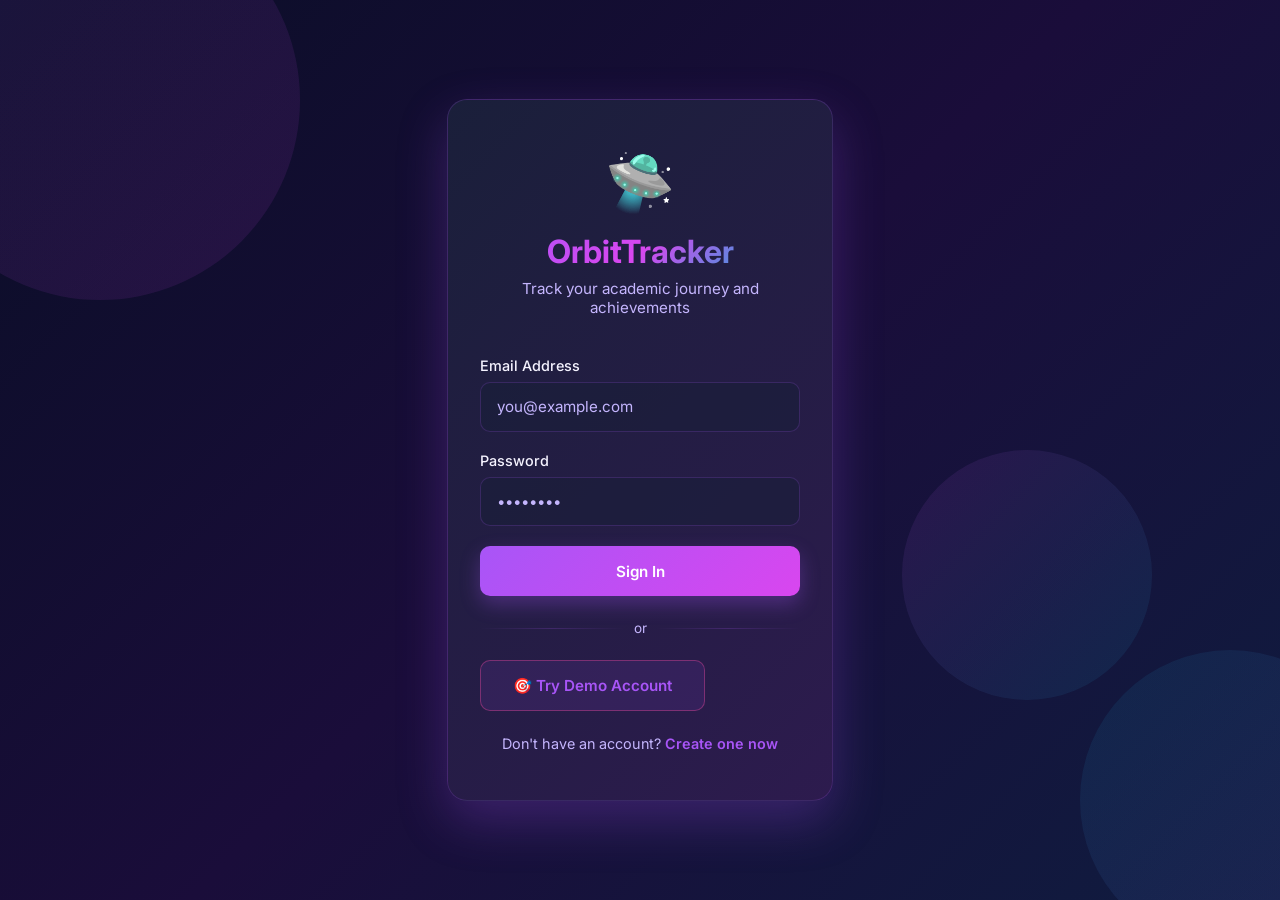
<file: index.html>
<!DOCTYPE html>
<html lang="en">
<head>
    <meta charset="UTF-8">
    <meta name="viewport" content="width=device-width, initial-scale=1.0">
    <title>OrbitTracker | Dashboard</title>
    <link rel="stylesheet" href="style.css" />
</head>
<body>

    <header>
        <div class="header-top">
            <div class="header-left">
                <h1>🛸 OrbitTracker</h1>
                <p id="greeting">Keep pushing forward.</p>
            </div>
            <div class="header-center">
                <div class="search-bar">
                    <input type="text" id="global-search" placeholder="🔍 Search classes, hours...">
                </div>
            </div>
            <div class="header-right">
                <button id="theme-toggle" class="header-btn icon-btn" title="Toggle Theme">🌙</button>
                <button id="stats-btn" class="header-btn icon-btn" title="View Stats">📊</button>
                <button id="calendar-btn" class="header-btn icon-btn" title="Calendar View">📅</button>
                <button id="account-btn" class="header-btn text-btn" title="My Account">👤 Account</button>
                <button id="logout-btn" class="header-btn danger-btn" title="Logout">👋 Logout</button>
            </div>
        </div>
    </header>

    <!-- Modal Windows -->
    <div id="stats-modal" class="modal hidden">
        <div class="modal-content">
            <button class="modal-close">&times;</button>
            <h2>📊 Your Statistics</h2>
            <div id="stats-grid" class="stats-grid">
                <!-- Stats will populate here -->
            </div>
        </div>
    </div>

    <div id="calendar-modal" class="modal hidden">
        <div class="modal-content">
            <button class="modal-close">&times;</button>
            <h2>📅 Calendar View</h2>
            <div id="calendar-container" class="calendar-container">
                <!-- Calendar will populate here -->
            </div>
        </div>
    </div>

    <main class="dashboard-container">
        
        <!-- SECTION 1: GPA & CLASS TRACKER -->
        <section class="tracker-card" id="gpa-section">
            <h2>📚 Academic Course Tracker</h2>
            
            <!-- Input Form -->
            <form id="class-form">
                <div class="form-row">
                    <input type="text" id="class-name" placeholder="Class Name (e.g., Honors Chemistry)" required>
                    <select id="class-grade" required>
                        <option value="" disabled selected>Grade</option>
                        <option value="A">A</option>
                        <option value="B">B</option>
                        <option value="C">C</option>
                        <option value="D">D</option>
                        <option value="F">F</option>
                    </select>
                </div>
                <div class="form-row">
                    <label class="checkbox-label">
                        <input type="checkbox" id="class-weighted"> Weighted Class (*)
                    </label>
                    <button type="submit" class="btn-primary">Add Class</button>
                </div>
            </form>

            <!-- Display Results -->
            <div class="stats-box">
                <div class="stat-card">
                    <h3>Weighted GPA</h3>
                    <p class="stat-value"><span id="weighted-gpa">0.00</span></p>
                </div>
                <div class="stat-card">
                    <h3>Normal GPA</h3>
                    <p class="stat-value"><span id="unweighted-gpa">0.00</span></p>
                </div>
                <div class="stat-card">
                    <h3>Total Classes</h3>
                    <p class="stat-value"><span id="total-classes">0</span></p>
                </div>
            </div>

            <!-- Target GPA Calculator -->
            <details class="target-gpa-section">
                <summary>📊 Target GPA Calculator</summary>
                <div class="target-gpa-form">
                    <div class="form-row">
                        <input type="number" id="current-gpa" placeholder="Current GPA" min="0" max="5" step="0.01">
                        <input type="number" id="current-credits" placeholder="Current Credits" min="0" step="1">
                    </div>
                    <div class="form-row">
                        <input type="number" id="target-gpa" placeholder="Target Graduation GPA" min="0" max="5" step="0.01">
                        <input type="number" id="target-credits" placeholder="Target Credits at Graduation" min="0" step="1">
                    </div>
                    <button type="button" id="calc-target-btn" class="btn-secondary">Calculate Required GPA</button>
                    <p id="target-result" class="target-result"></p>
                </div>
            </details>

            <!-- Class List -->
            <div class="list-container">
                <ul id="class-list" class="item-list">
                    <!-- JavaScript will populate classes here -->
                </ul>
            </div>
        </section>

        <!-- SECTION 2: VOLUNTEER HOURS TRACKER -->
        <section class="tracker-card" id="volunteer-section">
            <h2>🤝 Volunteer Hour Log</h2>
            
            <!-- Input Form -->
            <form id="volunteer-form">
                <div class="form-row">
                    <input type="text" id="vol-org" placeholder="Organization / Event" required>
                    <select id="vol-category">
                        <option value="Volunteering">Volunteering</option>
                        <option value="Community Service">Community Service</option>
                        <option value="Church/Religious">Church/Religious</option>
                        <option value="Sports">Sports</option>
                        <option value="Club">Club</option>
                        <option value="Internship">Internship</option>
                        <option value="Personal Project">Personal Project</option>
                    </select>
                </div>
                <div class="form-row">
                    <input type="number" id="vol-hours" placeholder="Hours" min="0.5" step="0.5" required>
                    <button type="submit" class="btn-primary">Log Hours</button>
                </div>
            </form>

            <!-- Display Results -->
            <div class="stats-box">
                <div class="stat-card">
                    <h3>Total Hours</h3>
                    <p class="stat-value"><span id="total-hours">0</span></p>
                </div>
                <div class="stat-card">
                    <h3>Goal Progress</h3>
                    <p class="stat-value"><span id="hours-percent">0</span>%</p>
                </div>
            </div>

            <!-- Progress Bar -->
            <div class="progress-section">
                <div class="progress-header">
                    <label for="hours-goal">Goal: </label>
                    <input type="number" id="hours-goal" placeholder="Set a goal (e.g., 100)" min="1" value="100">
                    <button type="button" id="set-goal-btn" class="btn-secondary">Update Goal</button>
                </div>
                <div class="progress-bar-container">
                    <div class="progress-bar" id="hours-progress-bar">
                        <div class="progress-fill"></div>
                    </div>
                    <p class="progress-text"><span id="hours-logged">0</span> / <span id="hours-target">100</span> hours</p>
                </div>
            </div>

            <!-- Category Breakdown -->
            <details class="category-breakdown">
                <summary>📈 Hours by Category</summary>
                <div id="category-stats" class="category-stats">
                    <!-- JavaScript will populate category breakdown -->
                </div>
            </details>

            <!-- Volunteer List -->
            <div class="list-container">
                <ul id="vol-list" class="item-list">
                    <!-- JavaScript will populate volunteer hours here -->
                </ul>
            </div>
        </section>

    </main>

    <!-- Hidden file input for restore -->
    <input type="file" id="restore-file" accept=".json" style="display: none;">

    <script src="auth.js"></script>
    <script src="script.js"></script>
</body>
</html>
</file>
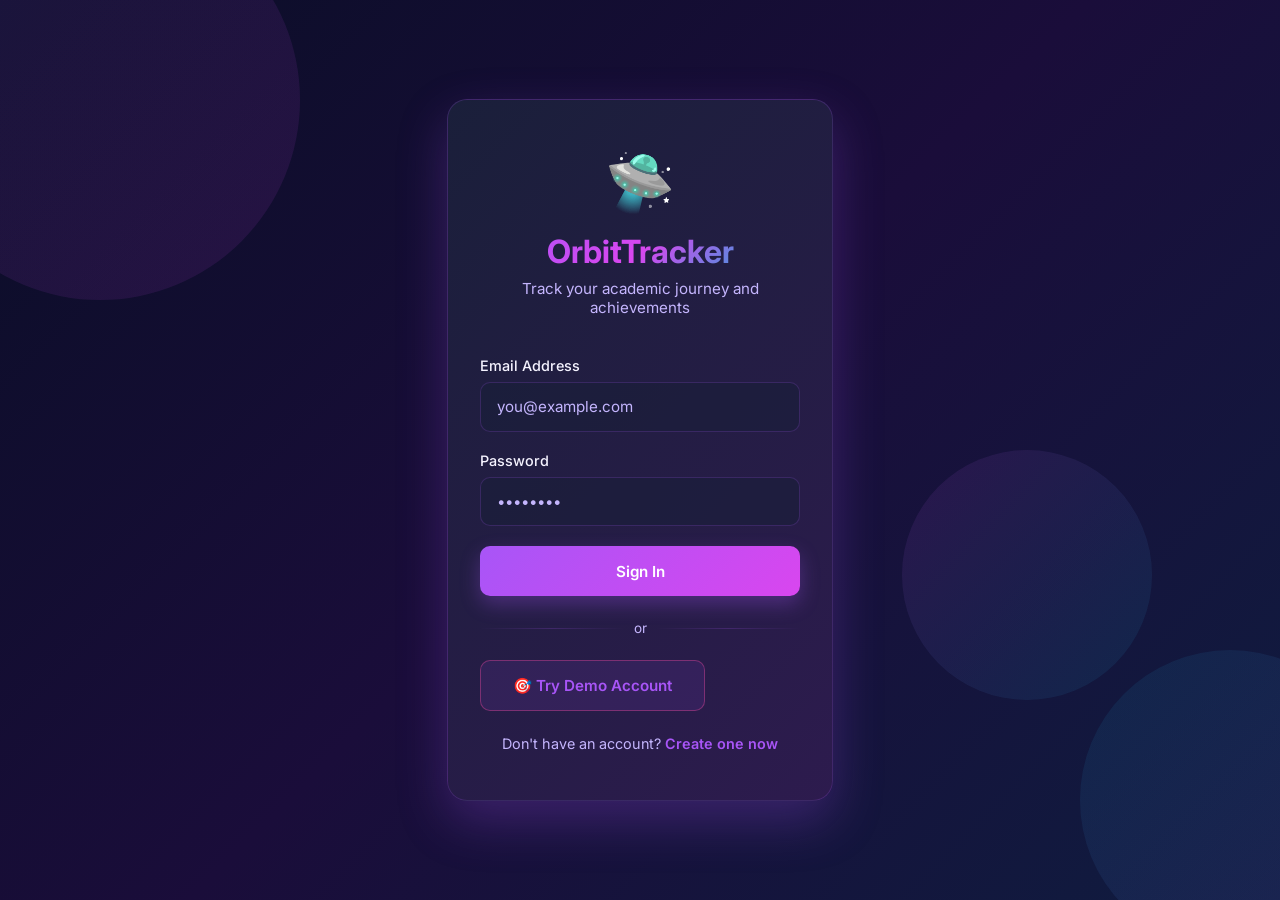
<file: login.html>
<!DOCTYPE html>
<html lang="en">
<head>
    <meta charset="UTF-8">
    <meta name="viewport" content="width=device-width, initial-scale=1.0">
    <title>OrbitTracker | Login</title>
    <link rel="stylesheet" href="auth.css">
</head>
<body>
    <div class="auth-container">
        <div class="auth-card">
            <!-- Logo/Branding -->
            <div class="auth-header">
                <div class="auth-logo">🛸</div>
                <h1>OrbitTracker</h1>
                <p>Track your academic journey and achievements</p>
            </div>

            <!-- Login Form -->
            <form id="login-form">
                <div class="form-group">
                    <label for="login-email">Email Address</label>
                    <input 
                        type="email" 
                        id="login-email" 
                        placeholder="you@example.com" 
                        required
                    >
                </div>

                <div class="form-group">
                    <label for="login-password">Password</label>
                    <input 
                        type="password" 
                        id="login-password" 
                        placeholder="••••••••" 
                        required
                    >
                </div>

                <button type="submit" class="btn-login">Sign In</button>
            </form>

            <!-- Divider -->
            <div class="divider">or</div>

            <!-- Demo Login -->
            <button type="button" id="demo-login-btn" class="btn-demo">
                🎯 Try Demo Account
            </button>

            <!-- Signup Link -->
            <p class="auth-footer">
                Don't have an account? 
                <a href="signup.html" class="auth-link">Create one now</a>
            </p>
        </div>

        <!-- Background Elements -->
        <div class="bg-circle bg-circle-1"></div>
        <div class="bg-circle bg-circle-2"></div>
        <div class="bg-circle bg-circle-3"></div>
    </div>

    <script src="auth.js"></script>
</body>
</html>
</file>
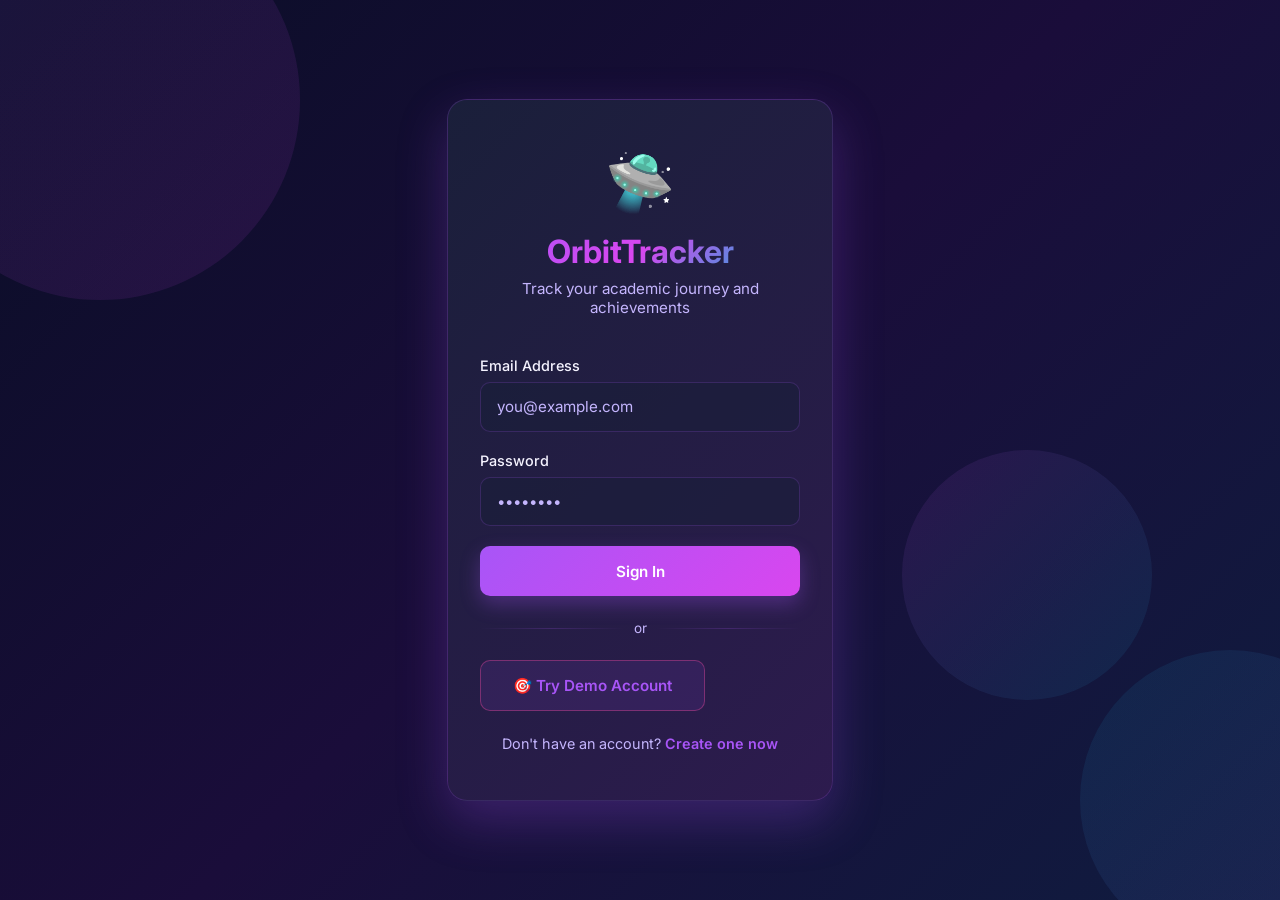
<file: myaccount.html>
<!DOCTYPE html>
<html lang="en">
<head>
    <meta charset="UTF-8">
    <meta name="viewport" content="width=device-width, initial-scale=1.0">
    <title>OrbitTracker | My Account</title>
    <link rel="stylesheet" href="style.css">
</head>
<body>

    <header>
        <div class="header-top">
            <div class="header-left">
                <h1>🛸 OrbitTracker Account</h1>
                <p id="greeting">Manage your profile and settings here.</p>
            </div>
            <div class="header-right">
                <button id="dashboard-btn" class="header-btn text-btn" title="Back to Dashboard">🏠 Dashboard</button>
                <button id="theme-toggle" class="header-btn icon-btn" title="Toggle Dark Mode">🌙</button>
                <button id="logout-btn" class="header-btn text-btn danger-btn" title="Logout">👋 Logout</button>
            </div>
        </div>
    </header>

    <main class="dashboard-container">
        <section class="tracker-card">
            <h2>👤 Account Overview</h2>
            <div class="account-grid">
                <div class="tracker-card account-panel">
                    <h3>Profile</h3>
                    <div class="profile-picture-section">
                        <img id="profile-avatar" src="data:image/svg+xml,%3Csvg xmlns='http://www.w3.org/2000/svg' viewBox='0 0 100 100'%3E%3Ccircle cx='50' cy='50' r='50' fill='%233b82f6'/%3E%3Ccircle cx='50' cy='35' r='15' fill='white'/%3E%3Cpath d='M 30 60 Q 30 50 50 50 Q 70 50 70 60 L 70 75 Q 70 75 50 75 Q 30 75 30 60' fill='white'/%3E%3C/svg%3E" alt="Profile Picture" class="profile-img">
                        <button id="upload-profile-btn" class="btn-secondary">📷 Upload Picture</button>
                        <input type="file" id="profile-file-input" accept="image/*" style="display: none;">
                    </div>
                    <p><strong>Name:</strong> <span id="account-name">Loading...</span></p>
                    <p><strong>Email:</strong> <span id="account-email">Loading...</span></p>
                    <p><strong>State:</strong> <span id="account-state">Loading...</span></p>
                    <p><strong>Grade Scale:</strong> <span id="account-scale">Loading...</span></p>
                    <p><strong>Member Since:</strong> <span id="account-created">Loading...</span></p>
                </div>

                <div class="tracker-card account-panel">
                    <h3>Settings</h3>
                    <form id="settings-form">
                        <div class="form-group">
                            <label for="settings-state">State</label>
                            <select id="settings-state" required>
                                <option value="" disabled>Select your state</option>
                                <option value="Alabama">Alabama</option>
                                <option value="Alaska">Alaska</option>
                                <option value="Arizona">Arizona</option>
                                <option value="Arkansas">Arkansas</option>
                                <option value="California">California</option>
                                <option value="Colorado">Colorado</option>
                                <option value="Connecticut">Connecticut</option>
                                <option value="Delaware">Delaware</option>
                                <option value="Florida">Florida</option>
                                <option value="Georgia">Georgia</option>
                                <option value="Hawaii">Hawaii</option>
                                <option value="Idaho">Idaho</option>
                                <option value="Illinois">Illinois</option>
                                <option value="Indiana">Indiana</option>
                                <option value="Iowa">Iowa</option>
                                <option value="Kansas">Kansas</option>
                                <option value="Kentucky">Kentucky</option>
                                <option value="Louisiana">Louisiana</option>
                                <option value="Maine">Maine</option>
                                <option value="Maryland">Maryland</option>
                                <option value="Massachusetts">Massachusetts</option>
                                <option value="Michigan">Michigan</option>
                                <option value="Minnesota">Minnesota</option>
                                <option value="Mississippi">Mississippi</option>
                                <option value="Missouri">Missouri</option>
                                <option value="Montana">Montana</option>
                                <option value="Nebraska">Nebraska</option>
                                <option value="Nevada">Nevada</option>
                                <option value="New Hampshire">New Hampshire</option>
                                <option value="New Jersey">New Jersey</option>
                                <option value="New Mexico">New Mexico</option>
                                <option value="New York">New York</option>
                                <option value="North Carolina">North Carolina</option>
                                <option value="North Dakota">North Dakota</option>
                                <option value="Ohio">Ohio</option>
                                <option value="Oklahoma">Oklahoma</option>
                                <option value="Oregon">Oregon</option>
                                <option value="Pennsylvania">Pennsylvania</option>
                                <option value="Rhode Island">Rhode Island</option>
                                <option value="South Carolina">South Carolina</option>
                                <option value="South Dakota">South Dakota</option>
                                <option value="Tennessee">Tennessee</option>
                                <option value="Texas">Texas</option>
                                <option value="Utah">Utah</option>
                                <option value="Vermont">Vermont</option>
                                <option value="Virginia">Virginia</option>
                                <option value="Washington">Washington</option>
                                <option value="West Virginia">West Virginia</option>
                                <option value="Wisconsin">Wisconsin</option>
                                <option value="Wyoming">Wyoming</option>
                                <option value="Other">Other</option>
                            </select>
                        </div>

                        <div class="form-group">
                            <label for="grading-scale">Grading Scale</label>
                            <select id="grading-scale">
                                <option value="4.0 Scale">4.0 Scale</option>
                                <option value="4.3 Scale">4.3 Scale</option>
                                <option value="5.0 Scale">5.0 Scale</option>
                            </select>
                        </div>

                        <div class="form-group">
                            <label for="custom-a">Custom A Value</label>
                            <input type="number" id="custom-a" placeholder="Leave blank to use preset" step="0.1" min="0" max="10">
                        </div>
                        <div class="form-group">
                            <label for="custom-b">Custom B Value</label>
                            <input type="number" id="custom-b" placeholder="Leave blank to use preset" step="0.1" min="0" max="10">
                        </div>
                        <div class="form-group">
                            <label for="custom-c">Custom C Value</label>
                            <input type="number" id="custom-c" placeholder="Leave blank to use preset" step="0.1" min="0" max="10">
                        </div>
                        <div class="form-group">
                            <label for="custom-d">Custom D Value</label>
                            <input type="number" id="custom-d" placeholder="Leave blank to use preset" step="0.1" min="0" max="10">
                        </div>

                        <button type="submit" class="btn-primary">Save Settings</button>
                        <p id="settings-note" class="settings-note">Your state determines the default grading scale; you can customize it here.</p>
                    </form>
                </div>

                <div class="tracker-card account-panel">
                    <h3>🔔 Notification Preferences</h3>
                    <form id="notifications-form">
                        <div class="form-group checkbox-group">
                            <label for="notif-goals">
                                <input type="checkbox" id="notif-goals" checked>
                                Goal Reminders
                            </label>
                            <p class="form-hint">Get reminded when you're close to reaching your goals</p>
                        </div>

                        <div class="form-group checkbox-group">
                            <label for="notif-gpa">
                                <input type="checkbox" id="notif-gpa" checked>
                                GPA Milestones
                            </label>
                            <p class="form-hint">Notifications when you reach new GPA levels</p>
                        </div>

                        <div class="form-group checkbox-group">
                            <label for="notif-email">
                                <input type="checkbox" id="notif-email">
                                Email Notifications
                            </label>
                            <p class="form-hint">Receive important updates via email</p>
                        </div>

                        <div class="form-group checkbox-group">
                            <label for="notif-updates">
                                <input type="checkbox" id="notif-updates">
                                App Updates
                            </label>
                            <p class="form-hint">Get notified about new features and improvements</p>
                        </div>

                        <button type="submit" class="btn-primary">Save Preferences</button>
                    </form>
                </div>

                <div class="tracker-card account-panel">
                    <h3>🔒 Privacy Settings</h3>
                    <form id="privacy-form">
                        <div class="form-group checkbox-group">
                            <label for="privacy-profile">
                                <input type="checkbox" id="privacy-profile" checked>
                                Public Profile
                            </label>
                            <p class="form-hint">Allow others to view your profile</p>
                        </div>

                        <div class="form-group checkbox-group">
                            <label for="privacy-data">
                                <input type="checkbox" id="privacy-data" checked>
                                Data Collection
                            </label>
                            <p class="form-hint">Help us improve by sharing anonymous usage data</p>
                        </div>

                        <div class="form-group checkbox-group">
                            <label for="privacy-analytics">
                                <input type="checkbox" id="privacy-analytics">
                                Analytics Tracking
                            </label>
                            <p class="form-hint">Allow analytics to track your app usage patterns</p>
                        </div>

                        <button type="submit" class="btn-primary">Save Privacy Settings</button>
                    </form>

                    <div class="danger-zone" style="margin-top: 2rem; padding-top: 2rem; border-top: 1px solid var(--card-border);">
                        <h4 style="color: var(--color-danger); margin-bottom: 1rem;">⚠️ Danger Zone</h4>
                        <button id="delete-account-btn" class="btn-danger">🗑️ Delete My Account</button>
                        <p class="form-hint" style="color: var(--text-tertiary); margin-top: 0.5rem;">This action is permanent and cannot be undone.</p>
                    </div>
                </div>

                <div class="tracker-card account-panel">
                    <h3>📊 Data Management</h3>
                    <div class="data-buttons">
                        <button id="export-csv-btn" class="btn-secondary">📥 Export to CSV</button>
                        <button id="backup-data-btn" class="btn-secondary">💾 Backup Data (JSON)</button>
                        <button id="restore-data-btn" class="btn-secondary">📂 Restore Data</button>
                        <button id="clear-all-btn" class="btn-danger">🗑️ Clear My Data</button>
                    </div>
                    <textarea id="backup-text" class="backup-textarea" placeholder="Your backup data will appear here" readonly></textarea>
                </div>
            </div>
        </section>
    </main>

    <input type="file" id="restore-file" accept=".json" style="display: none;">
    <script src="auth.js"></script>
    <script src="script.js"></script>
</body>
</html>
</file>
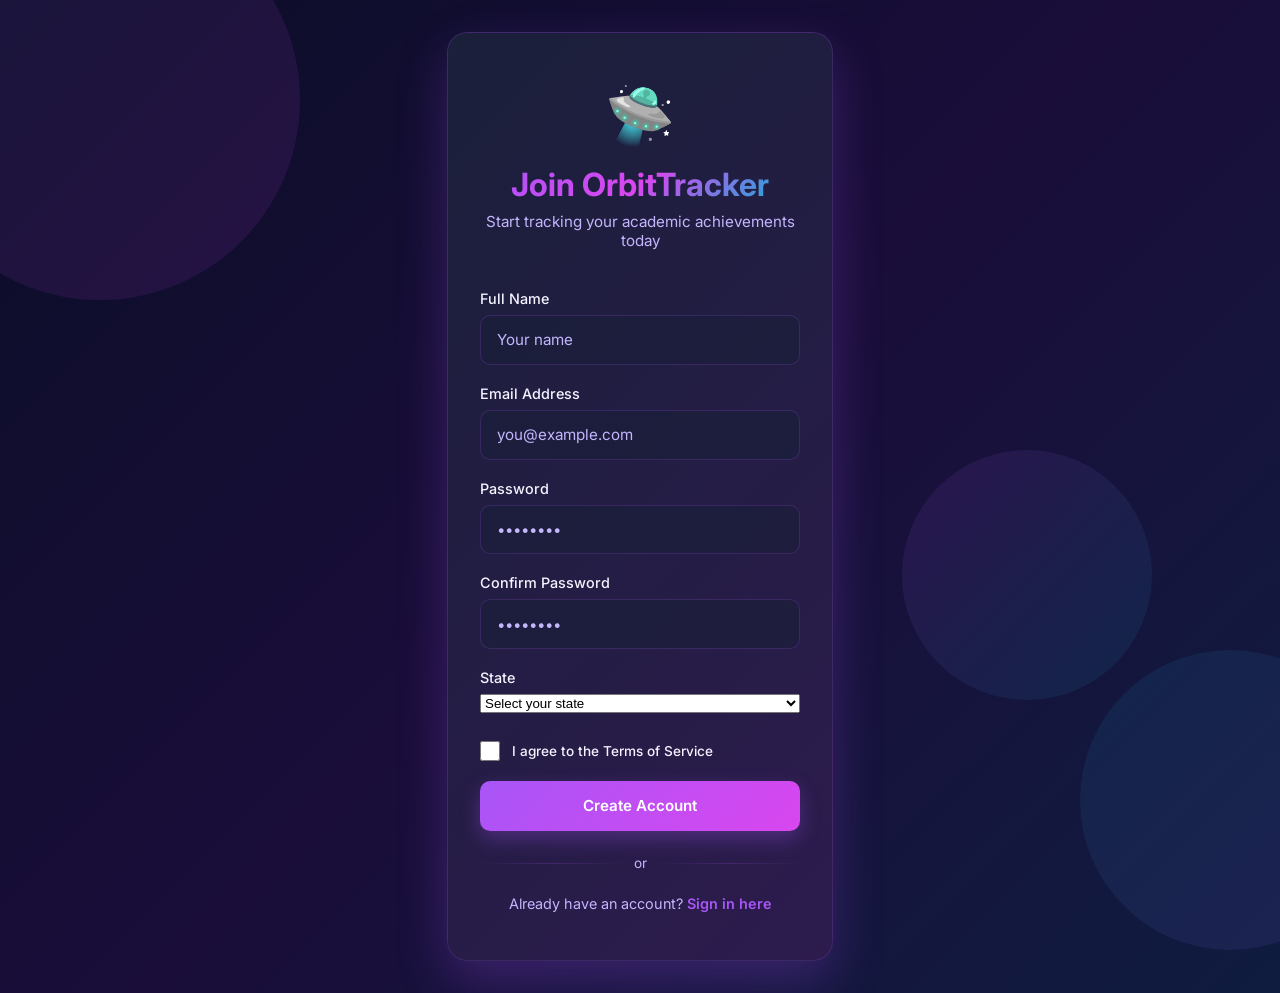
<file: signup.html>
<!DOCTYPE html>
<html lang="en">
<head>
    <meta charset="UTF-8">
    <meta name="viewport" content="width=device-width, initial-scale=1.0">
    <title>OrbitTracker | Sign Up</title>
    <link rel="stylesheet" href="auth.css">
</head>
<body>
    <div class="auth-container">
        <div class="auth-card">
            <!-- Logo/Branding -->
            <div class="auth-header">
                <div class="auth-logo">🛸</div>
                <h1>Join OrbitTracker</h1>
                <p>Start tracking your academic achievements today</p>
            </div>

            <!-- Signup Form -->
            <form id="signup-form">
                <div class="form-group">
                    <label for="signup-name">Full Name</label>
                    <input 
                        type="text" 
                        id="signup-name" 
                        placeholder="Your name" 
                        required
                    >
                </div>

                <div class="form-group">
                    <label for="signup-email">Email Address</label>
                    <input 
                        type="email" 
                        id="signup-email" 
                        placeholder="you@example.com" 
                        required
                    >
                </div>

                <div class="form-group">
                    <label for="signup-password">Password</label>
                    <input 
                        type="password" 
                        id="signup-password" 
                        placeholder="••••••••" 
                        required
                    >
                </div>

                <div class="form-group">
                    <label for="signup-confirm">Confirm Password</label>
                    <input 
                        type="password" 
                        id="signup-confirm" 
                        placeholder="••••••••" 
                        required
                    >
                </div>

                <div class="form-group">
                    <label for="signup-state">State</label>
                    <select id="signup-state" required>
                        <option value="" disabled selected>Select your state</option>
                        <option value="Alabama">Alabama</option>
                        <option value="Alaska">Alaska</option>
                        <option value="Arizona">Arizona</option>
                        <option value="Arkansas">Arkansas</option>
                        <option value="California">California</option>
                        <option value="Colorado">Colorado</option>
                        <option value="Connecticut">Connecticut</option>
                        <option value="Delaware">Delaware</option>
                        <option value="Florida">Florida</option>
                        <option value="Georgia">Georgia</option>
                        <option value="Hawaii">Hawaii</option>
                        <option value="Idaho">Idaho</option>
                        <option value="Illinois">Illinois</option>
                        <option value="Indiana">Indiana</option>
                        <option value="Iowa">Iowa</option>
                        <option value="Kansas">Kansas</option>
                        <option value="Kentucky">Kentucky</option>
                        <option value="Louisiana">Louisiana</option>
                        <option value="Maine">Maine</option>
                        <option value="Maryland">Maryland</option>
                        <option value="Massachusetts">Massachusetts</option>
                        <option value="Michigan">Michigan</option>
                        <option value="Minnesota">Minnesota</option>
                        <option value="Mississippi">Mississippi</option>
                        <option value="Missouri">Missouri</option>
                        <option value="Montana">Montana</option>
                        <option value="Nebraska">Nebraska</option>
                        <option value="Nevada">Nevada</option>
                        <option value="New Hampshire">New Hampshire</option>
                        <option value="New Jersey">New Jersey</option>
                        <option value="New Mexico">New Mexico</option>
                        <option value="New York">New York</option>
                        <option value="North Carolina">North Carolina</option>
                        <option value="North Dakota">North Dakota</option>
                        <option value="Ohio">Ohio</option>
                        <option value="Oklahoma">Oklahoma</option>
                        <option value="Oregon">Oregon</option>
                        <option value="Pennsylvania">Pennsylvania</option>
                        <option value="Rhode Island">Rhode Island</option>
                        <option value="South Carolina">South Carolina</option>
                        <option value="South Dakota">South Dakota</option>
                        <option value="Tennessee">Tennessee</option>
                        <option value="Texas">Texas</option>
                        <option value="Utah">Utah</option>
                        <option value="Vermont">Vermont</option>
                        <option value="Virginia">Virginia</option>
                        <option value="Washington">Washington</option>
                        <option value="West Virginia">West Virginia</option>
                        <option value="Wisconsin">Wisconsin</option>
                        <option value="Wyoming">Wyoming</option>
                        <option value="Other">Other</option>
                    </select>
                </div>

                <div class="form-group checkbox">
                    <input type="checkbox" id="signup-agree" required>
                    <label for="signup-agree">
                        I agree to the Terms of Service
                    </label>
                </div>

                <button type="submit" class="btn-login">Create Account</button>
            </form>

            <!-- Divider -->
            <div class="divider">or</div>

            <!-- Login Link -->
            <p class="auth-footer">
                Already have an account? 
                <a href="login.html" class="auth-link">Sign in here</a>
            </p>
        </div>

        <!-- Background Elements -->
        <div class="bg-circle bg-circle-1"></div>
        <div class="bg-circle bg-circle-2"></div>
        <div class="bg-circle bg-circle-3"></div>
    </div>

    <script src="auth.js"></script>
</body>
</html>
</file>
<file: style.css>
/* ===== MODERN MINIMALIST ORBITTRACKER ===== */
@import url('https://fonts.googleapis.com/css2?family=Inter:wght@300;400;500;600;700;800&display=swap');

/* ===== THEME VARIABLES ===== */
:root {
    /* Dark Mode (Default) */
    --bg-primary: #0f172a;
    --bg-secondary: #1a2444;
    --bg-tertiary: #233354;
    --bg-gradient: linear-gradient(135deg, #0f172a 0%, #1a2444 50%, #162d51 100%);
    
    --card-bg: #1e2d4a;
    --card-border: #2a3f5f;
    
    --text-primary: #f8fafc;
    --text-secondary: #cbd5e1;
    --text-tertiary: #94a3b8;
    
    --color-primary: #3b82f6;
    --color-primary-light: #60a5fa;
    --color-primary-dark: #1e40af;
    --color-success: #10b981;
    --color-warning: #f59e0b;
    --color-danger: #ef4444;
    --color-info: #06b6d4;
    
    --shadow-sm: 0 2px 4px rgba(0, 0, 0, 0.2);
    --shadow-md: 0 8px 16px rgba(0, 0, 0, 0.25);
    --shadow-lg: 0 16px 32px rgba(0, 0, 0, 0.3);
    
    --radius-sm: 8px;
    --radius-md: 12px;
    --radius-lg: 16px;
    
    --transition: all 0.3s cubic-bezier(0.4, 0, 0.2, 1);
}

body.light-theme {
    --bg-primary: #f8fafc;
    --bg-secondary: #f1f5f9;
    --bg-tertiary: #e2e8f0;
    --bg-gradient: linear-gradient(135deg, #f8fafc 0%, #f1f5f9 50%, #e0f2fe 100%);
    
    --card-bg: #ffffff;
    --card-border: #e2e8f0;
    
    --text-primary: #0f172a;
    --text-secondary: #334155;
    --text-tertiary: #64748b;
    
    --color-primary: #3b82f6;
    --color-primary-light: #bfdbfe;
    --color-primary-dark: #1e40af;
    --color-success: #059669;
    --color-warning: #d97706;
    --color-danger: #dc2626;
    --color-info: #0891b2;
    
    --shadow-sm: 0 1px 2px rgba(0, 0, 0, 0.05);
    --shadow-md: 0 4px 8px rgba(0, 0, 0, 0.1);
    --shadow-lg: 0 12px 24px rgba(0, 0, 0, 0.12);
}

/* ===== GLOBAL STYLES ===== */
* {
    margin: 0;
    padding: 0;
    box-sizing: border-box;
}

html {
    scroll-behavior: smooth;
}

body {
    font-family: 'Inter', -apple-system, BlinkMacSystemFont, 'Segoe UI', sans-serif;
    background: var(--bg-gradient);
    color: var(--text-primary);
    line-height: 1.6;
    min-height: 100vh;
    transition: var(--transition);
}

/* ===== HEADER ===== */
header {
    background: var(--bg-secondary);
    border-bottom: 1px solid var(--card-border);
    padding: 1rem 2rem;
    box-shadow: var(--shadow-sm);
    position: sticky;
    top: 0;
    z-index: 100;
}

.header-top {
    max-width: 1400px;
    margin: 0 auto;
    display: flex;
    justify-content: space-between;
    align-items: center;
    gap: 2rem;
    flex-wrap: wrap;
}

.header-left {
    flex-shrink: 0;
}

.header-left h1 {
    font-size: 1.75rem;
    font-weight: 800;
    background: linear-gradient(135deg, var(--color-primary) 0%, var(--color-info) 100%);
    -webkit-background-clip: text;
    -webkit-text-fill-color: transparent;
    background-clip: text;
    margin-bottom: 0.25rem;
}

.header-left p {
    font-size: 0.875rem;
    color: var(--text-tertiary);
    font-weight: 500;
}

.header-center {
    flex: 1;
    min-width: 200px;
    max-width: 400px;
}

.search-bar {
    position: relative;
}

.search-bar input {
    width: 100%;
    padding: 0.75rem 1rem;
    border: 1px solid var(--card-border);
    border-radius: var(--radius-md);
    background: var(--card-bg);
    color: var(--text-primary);
    font-size: 0.9rem;
    transition: var(--transition);
}

.search-bar input:focus {
    outline: none;
    border-color: var(--color-primary);
    box-shadow: 0 0 0 3px rgba(59, 130, 246, 0.1);
}

.header-right {
    display: flex;
    gap: 0.75rem;
    align-items: center;
    justify-content: flex-end;
    flex-shrink: 0;
    flex-wrap: wrap;
}

.header-btn {
    padding: 0.75rem 1rem;
    border: 1px solid var(--card-border);
    background: var(--card-bg);
    color: var(--text-primary);
    border-radius: var(--radius-md);
    font-size: 0.9rem;
    font-weight: 500;
    cursor: pointer;
    transition: var(--transition);
    font-family: 'Inter', sans-serif;
    display: inline-flex;
    align-items: center;
    justify-content: center;
    min-height: 44px;
}

.header-btn:hover {
    border-color: var(--color-primary);
    background: var(--bg-tertiary);
    color: var(--color-primary);
}

.header-btn.icon-btn {
    padding: 0.75rem;
    width: 44px;
    min-width: 44px;
    font-size: 1.2rem;
}

.header-btn.text-btn {
    display: flex;
    gap: 0.5rem;
    align-items: center;
}

.header-btn.danger-btn {
    border-color: var(--color-danger);
    color: var(--color-danger);
}

.header-btn.danger-btn:hover {
    background: rgba(239, 68, 68, 0.1);
    border-color: var(--color-danger);
}

/* ===== MAIN CONTAINER ===== */
main.dashboard-container {
    max-width: 1400px;
    margin: 0 auto;
    padding: 2rem;
    display: grid;
    grid-template-columns: repeat(auto-fit, minmax(500px, 1fr));
    gap: 2rem;
}

/* ===== CARDS ===== */
.tracker-card {
    background: var(--card-bg);
    border: 1px solid var(--card-border);
    border-radius: var(--radius-lg);
    padding: 2rem;
    box-shadow: var(--shadow-md);
    transition: var(--transition);
    display: flex;
    flex-direction: column;
    min-height: 100%;
}

.tracker-card:hover {
    border-color: var(--color-primary);
    box-shadow: var(--shadow-lg);
}

.tracker-card h2 {
    font-size: 1.5rem;
    margin-bottom: 1.5rem;
    color: var(--text-primary);
    font-weight: 700;
    display: flex;
    align-items: center;
    gap: 0.75rem;
}

/* ===== FORMS ===== */
form {
    display: flex;
    flex-direction: column;
    gap: 1rem;
    margin-bottom: 1.5rem;
}

.form-row {
    display: flex;
    gap: 1rem;
    flex-wrap: wrap;
}

input[type="text"],
input[type="number"],
select {
    flex: 1;
    min-width: 140px;
    padding: 0.875rem 1rem;
    border: 1px solid var(--card-border);
    border-radius: var(--radius-md);
    background: var(--card-bg);
    color: var(--text-primary);
    font-size: 0.95rem;
    font-family: 'Inter', sans-serif;
    transition: var(--transition);
}

input[type="text"]::placeholder,
input[type="number"]::placeholder {
    color: var(--text-tertiary);
}

input[type="text"]:focus,
input[type="number"]:focus,
select:focus {
    outline: none;
    border-color: var(--color-primary);
    box-shadow: 0 0 0 3px rgba(59, 130, 246, 0.1);
}

.checkbox-label {
    display: flex;
    align-items: center;
    gap: 0.5rem;
    cursor: pointer;
    user-select: none;
    color: var(--text-primary);
    font-weight: 500;
    flex: 1;
    min-width: 150px;
}

input[type="checkbox"] {
    width: 18px;
    height: 18px;
    cursor: pointer;
    accent-color: var(--color-primary);
}

/* ===== BUTTONS ===== */
button {
    font-family: 'Inter', sans-serif;
}

.btn-primary {
    padding: 0.95rem 1.5rem;
    background: var(--color-primary);
    color: white;
    border: none;
    border-radius: var(--radius-md);
    font-size: 0.95rem;
    font-weight: 600;
    cursor: pointer;
    transition: var(--transition);
    flex: 1;
    min-width: 140px;
    min-height: 48px;
}

.btn-primary:hover {
    background: var(--color-primary-dark);
    transform: translateY(-2px);
    box-shadow: 0 0 0 3px rgba(59, 130, 246, 0.2);
}

.btn-primary:active {
    transform: translateY(0);
}

.btn-secondary {
    padding: 0.75rem 1rem;
    background: var(--bg-tertiary);
    color: var(--color-primary);
    border: 1px solid var(--card-border);
    border-radius: var(--radius-md);
    font-size: 0.9rem;
    font-weight: 600;
    cursor: pointer;
    transition: var(--transition);
}

.btn-secondary:hover {
    background: var(--color-primary);
    color: white;
    border-color: var(--color-primary);
}

.btn-danger {
    background: var(--color-danger);
    color: white;
    border: none;
    padding: 0.75rem 1rem;
    border-radius: var(--radius-md);
    font-weight: 600;
    cursor: pointer;
    transition: var(--transition);
}

.btn-danger:hover {
    opacity: 0.9;
    transform: translateY(-2px);
}

.btn-delete {
    background: rgba(239, 68, 68, 0.1);
    color: var(--color-danger);
    border: 1px solid rgba(239, 68, 68, 0.3);
    padding: 0.5rem 0.75rem;
    font-size: 0.85rem;
    border-radius: var(--radius-md);
    cursor: pointer;
    transition: var(--transition);
}

.btn-delete:hover {
    background: var(--color-danger);
    color: white;
}

/* ===== STATS BOX ===== */
.stats-box {
    display: grid;
    grid-template-columns: repeat(auto-fit, minmax(150px, 1fr));
    gap: 1rem;
    margin-bottom: 1.5rem;
}

.stat-card {
    background: linear-gradient(135deg, var(--color-primary) 0%, var(--color-info) 100%);
    color: white;
    padding: 1.5rem;
    border-radius: var(--radius-md);
    text-align: center;
    box-shadow: var(--shadow-md);
    transition: var(--transition);
}

.stat-card:hover {
    transform: translateY(-4px);
    box-shadow: var(--shadow-lg);
}

.stat-card h3 {
    font-size: 0.8rem;
    opacity: 0.9;
    margin-bottom: 0.75rem;
    text-transform: uppercase;
    letter-spacing: 0.5px;
    font-weight: 600;
}

.stat-value {
    font-size: 2.2rem;
    font-weight: 800;
}

/* ===== DETAILS/EXPANDERS ===== */
details {
    margin-bottom: 1.5rem;
}

details summary {
    padding: 1rem;
    background: var(--bg-tertiary);
    border: 1px solid var(--card-border);
    border-radius: var(--radius-md);
    cursor: pointer;
    font-weight: 600;
    color: var(--color-primary);
    transition: var(--transition);
    user-select: none;
}

details summary:hover {
    background: rgba(59, 130, 246, 0.1);
    border-color: var(--color-primary);
}

details[open] summary {
    background: rgba(59, 130, 246, 0.1);
    border-color: var(--color-primary);
}

.target-gpa-form,
.category-stats {
    padding: 1.5rem;
    background: var(--bg-tertiary);
    border: 1px solid var(--card-border);
    border-radius: var(--radius-md);
    margin-top: 0.5rem;
}

.category-stats {
    display: grid;
    grid-template-columns: repeat(auto-fit, minmax(130px, 1fr));
    gap: 1rem;
}

.category-stat {
    background: var(--card-bg);
    padding: 1rem;
    border-radius: var(--radius-md);
    border: 1px solid var(--card-border);
    text-align: center;
    transition: var(--transition);
}

.category-stat:hover {
    border-color: var(--color-info);
    background: var(--bg-tertiary);
}

.category-stat h4 {
    color: var(--text-tertiary);
    font-size: 0.8rem;
    margin-bottom: 0.75rem;
    text-transform: uppercase;
    letter-spacing: 0.5px;
    font-weight: 600;
}

.category-stat .hours {
    font-size: 1.8rem;
    font-weight: 800;
    color: var(--color-info);
}

/* ===== PROGRESS BAR ===== */
.progress-section {
    margin-bottom: 1.5rem;
    padding: 1.5rem;
    background: var(--bg-tertiary);
    border-radius: var(--radius-md);
    border: 1px solid var(--card-border);
}

.progress-header {
    display: flex;
    gap: 1rem;
    margin-bottom: 1.5rem;
    align-items: center;
    flex-wrap: wrap;
}

.progress-header label {
    font-weight: 600;
    color: var(--text-secondary);
}

.progress-header input {
    width: 120px;
}

.progress-header button {
    flex-shrink: 0;
    min-height: 48px;
}

.progress-bar-container {
    margin-top: 1.5rem;
    margin-bottom: 1rem;
}

.progress-bar {
    width: 100%;
    height: 32px;
    background: var(--card-bg);
    border: 1px solid var(--card-border);
    border-radius: var(--radius-md);
    overflow: hidden;
    box-shadow: inset var(--shadow-sm);
}

.progress-fill {
    height: 100%;
    background: linear-gradient(90deg, var(--color-info) 0%, var(--color-primary) 100%);
    transition: width 0.4s ease;
    display: flex;
    align-items: center;
    justify-content: flex-end;
    padding-right: 10px;
    color: white;
    font-size: 0.75rem;
    font-weight: 700;
}

.progress-text {
    margin-top: 0.75rem;
    text-align: center;
    color: var(--text-tertiary);
    font-size: 0.9rem;
}

/* ===== LISTS ===== */
.list-container {
    margin-top: 1.5rem;
    flex: 1;
}

.item-list {
    list-style: none;
    display: flex;
    flex-direction: column;
    gap: 0.75rem;
}

.item-list li {
    display: flex;
    justify-content: space-between;
    align-items: center;
    padding: 1rem;
    border: 1px solid var(--card-border);
    border-radius: var(--radius-md);
    background: var(--bg-tertiary);
    transition: var(--transition);
}

.item-list li:hover {
    border-color: var(--color-primary);
    background: var(--card-bg);
    box-shadow: var(--shadow-sm);
}

.item-info {
    flex: 1;
}

.item-name {
    font-weight: 600;
    color: var(--text-primary);
    margin-bottom: 0.25rem;
    font-size: 1rem;
}

.item-meta {
    font-size: 0.8rem;
    color: var(--text-tertiary);
}

.item-value {
    font-weight: 700;
    color: var(--color-info);
    margin-right: 1rem;
    font-size: 1.1rem;
}

.item-actions {
    display: flex;
    gap: 0.5rem;
}

/* ===== MODALS ===== */
.modal {
    position: fixed;
    top: 0;
    left: 0;
    width: 100%;
    height: 100%;
    background: rgba(0, 0, 0, 0.7);
    display: flex;
    align-items: center;
    justify-content: center;
    z-index: 1000;
    animation: fadeIn 0.3s ease;
}

.modal.hidden {
    display: none;
}

.modal-content {
    background: var(--card-bg);
    border-radius: var(--radius-lg);
    padding: 2rem;
    max-width: 600px;
    width: 90%;
    max-height: 80vh;
    overflow-y: auto;
    box-shadow: var(--shadow-lg);
    position: relative;
    animation: slideUp 0.3s ease;
    display: flex;
    flex-direction: column;
}

.modal-close {
    position: absolute;
    top: 1rem;
    right: 1rem;
    width: 40px;
    height: 40px;
    min-width: 40px;
    min-height: 40px;
    border: none;
    background: transparent;
    font-size: 1.5rem;
    cursor: pointer;
    color: var(--text-tertiary);
    display: inline-flex;
    align-items: center;
    justify-content: center;
    flex-shrink: 0;
    padding: 0;
}

.modal-close:hover {
    color: var(--text-primary);
}

.modal-content h2 {
    margin-bottom: 1.5rem;
    font-size: 1.5rem;
    color: var(--text-primary);
}

/* ===== STATS GRID ===== */
.stats-grid {
    display: grid;
    grid-template-columns: repeat(auto-fit, minmax(150px, 1fr));
    gap: 1.5rem;
}

.stats-grid-item {
    text-align: center;
    padding: 1.5rem;
    background: var(--bg-tertiary);
    border-radius: var(--radius-md);
    border: 1px solid var(--card-border);
}

.stats-grid-item h3 {
    font-size: 0.9rem;
    color: var(--text-tertiary);
    margin-bottom: 0.75rem;
    text-transform: uppercase;
    letter-spacing: 0.5px;
    font-weight: 600;
}

.stats-grid-item .value {
    font-size: 2rem;
    font-weight: 800;
    color: var(--color-primary);
}

/* ===== CALENDAR ===== */
.calendar-container {
    margin-top: 1rem;
}

.calendar-grid {
    display: grid;
    grid-template-columns: repeat(7, 1fr);
    gap: 0.5rem;
    margin-bottom: 1rem;
}

.calendar-day-header {
    text-align: center;
    font-weight: 600;
    color: var(--text-tertiary);
    padding: 0.75rem;
    font-size: 0.85rem;
    text-transform: uppercase;
}

.calendar-day {
    aspect-ratio: 1;
    display: flex;
    align-items: center;
    justify-content: center;
    border: 1px solid var(--card-border);
    border-radius: var(--radius-sm);
    background: var(--bg-tertiary);
    cursor: pointer;
    font-weight: 600;
    transition: var(--transition);
    font-size: 0.9rem;
}

.calendar-day:hover:not(.disabled) {
    border-color: var(--color-primary);
    background: var(--card-bg);
}

.calendar-day.today {
    background: var(--color-primary);
    color: white;
    border-color: var(--color-primary);
}

.calendar-day.has-events {
    border-color: var(--color-info);
}

.calendar-day.disabled {
    opacity: 0.3;
    cursor: not-allowed;
}

/* ===== NOTIFICATIONS ===== */
.notification {
    position: fixed;
    bottom: 2rem;
    right: 2rem;
    background: var(--card-bg);
    border: 1px solid var(--card-border);
    border-radius: var(--radius-md);
    padding: 1.5rem;
    max-width: 400px;
    box-shadow: var(--shadow-lg);
    animation: slideIn 0.3s ease;
    z-index: 1001;
}

.notification.success {
    border-left: 4px solid var(--color-success);
}

.notification.error {
    border-left: 4px solid var(--color-danger);
}

.notification.warning {
    border-left: 4px solid var(--color-warning);
}

.notification.info {
    border-left: 4px solid var(--color-info);
}

.notification-title {
    font-weight: 700;
    margin-bottom: 0.5rem;
    color: var(--text-primary);
}

.notification-message {
    color: var(--text-secondary);
    font-size: 0.9rem;
}

/* ===== ACCOUNT PAGE STYLES ===== */
.profile-picture-section {
    text-align: center;
    margin-bottom: 1.5rem;
    padding: 1.5rem;
    background: var(--bg-tertiary);
    border-radius: var(--radius-md);
    border: 1px dashed var(--card-border);
}

.profile-img {
    width: 120px;
    height: 120px;
    border-radius: 50%;
    object-fit: cover;
    margin-bottom: 1rem;
    border: 3px solid var(--color-primary);
    box-shadow: var(--shadow-md);
    transition: var(--transition);
}

.profile-img:hover {
    transform: scale(1.05);
}

.profile-picture-section .btn-secondary {
    width: 100%;
}

/* Form Groups */
.form-group {
    display: flex;
    flex-direction: column;
    gap: 0.5rem;
}

.form-group label {
    font-weight: 600;
    color: var(--text-primary);
    font-size: 0.95rem;
}

.form-hint {
    font-size: 0.8rem;
    color: var(--text-tertiary);
    font-style: italic;
    margin: 0 !important;
    padding: 0 !important;
}

/* Checkbox Groups */
.checkbox-group {
    padding: 1rem;
    background: var(--bg-tertiary);
    border: 1px solid var(--card-border);
    border-radius: var(--radius-md);
}

.checkbox-group label {
    display: flex;
    align-items: center;
    gap: 0.75rem;
    cursor: pointer;
    user-select: none;
    color: var(--text-primary);
    font-weight: 500;
    margin: 0;
}

.checkbox-group input[type="checkbox"] {
    width: 20px;
    height: 20px;
    cursor: pointer;
    accent-color: var(--color-primary);
    flex-shrink: 0;
}

.checkbox-group .form-hint {
    margin-left: 2.5rem !important;
    margin-top: 0.25rem !important;
}

/* Danger Zone */
.danger-zone {
    padding: 1.5rem;
    background: rgba(239, 68, 68, 0.05);
    border: 2px solid var(--color-danger);
    border-radius: var(--radius-md);
}

.danger-zone h4 {
    font-size: 1.1rem;
    margin-bottom: 1rem !important;
}

.danger-zone .btn-danger {
    width: 100%;
}

/* Account Grid */
.account-grid {
    display: grid;
    grid-template-columns: repeat(auto-fit, minmax(350px, 1fr));
    gap: 2rem;
}

.account-panel {
    padding: 1.5rem !important;
}

.account-panel h3 {
    font-size: 1.1rem;
    margin-bottom: 1rem;
    color: var(--text-primary);
    font-weight: 700;
}

.account-panel p {
    margin: 0.75rem 0;
    color: var(--text-secondary);
    font-size: 0.95rem;
}

.account-panel strong {
    color: var(--text-primary);
    font-weight: 600;
}

/* Data Management */
.data-buttons {
    display: grid;
    grid-template-columns: repeat(auto-fit, minmax(140px, 1fr));
    gap: 1rem;
    margin-bottom: 1.5rem;
}

.backup-textarea {
    width: 100%;
    min-height: 150px;
    padding: 1rem;
    background: var(--bg-tertiary);
    border: 1px solid var(--card-border);
    border-radius: var(--radius-md);
    color: var(--text-primary);
    font-family: 'Courier New', monospace;
    font-size: 0.85rem;
    resize: vertical;
}

.backup-textarea:focus {
    outline: none;
    border-color: var(--color-primary);
    box-shadow: 0 0 0 3px rgba(59, 130, 246, 0.1);
}

.settings-note {
    font-size: 0.85rem;
    color: var(--text-tertiary);
    font-style: italic;
    margin-top: 1rem !important;
}

/* ===== ANIMATIONS ===== */
@keyframes fadeIn {
    from { opacity: 0; }
    to { opacity: 1; }
}

@keyframes slideUp {
    from {
        opacity: 0;
        transform: translateY(20px);
    }
    to {
        opacity: 1;
        transform: translateY(0);
    }
}

@keyframes slideIn {
    from {
        opacity: 0;
        transform: translateX(400px);
    }
    to {
        opacity: 1;
        transform: translateX(0);
    }
}

/* ===== SCROLLBAR ===== */
::-webkit-scrollbar {
    width: 8px;
    height: 8px;
}

::-webkit-scrollbar-track {
    background: var(--bg-tertiary);
}

::-webkit-scrollbar-thumb {
    background: var(--card-border);
    border-radius: 4px;
}

::-webkit-scrollbar-thumb:hover {
    background: var(--text-tertiary);
}

/* ===== RESPONSIVE ===== */
@media (max-width: 1200px) {
    main.dashboard-container {
        grid-template-columns: 1fr;
    }
    .account-grid {
        grid-template-columns: 1fr;
    }
}

@media (max-width: 768px) {
    main.dashboard-container {
        grid-template-columns: 1fr;
        padding: 1rem;
    }
    
    .header-top {
        flex-direction: column;
        gap: 1rem;
    }
    
    .header-center {
        max-width: 100%;
    }
}

@media (max-width: 640px) {
    header {
        padding: 1rem;
    }
    
    .header-left h1 {
        font-size: 1.5rem;
    }
    
    .header-right {
        width: 100%;
        gap: 0.5rem;
    }
    
    .header-btn.text-btn {
        display: none;
    }
    
    .modal-content {
        width: 95%;
        padding: 1.5rem;
    }

    .profile-img {
        width: 100px;
        height: 100px;
    }
    
    .data-buttons {
        grid-template-columns: 1fr;
    }
    
    .account-panel {
        padding: 1rem !important;
    }
}
</file>
<file: auth.css>
/* ===== GOOGLE FONTS IMPORT ===== */
@import url('https://fonts.googleapis.com/css2?family=Inter:wght@300;400;500;600;700&display=swap');

/* ===== AUTH VARIABLES ===== */
:root {
    --bg-color: #0a0e27;
    --bg-gradient: linear-gradient(135deg, #0a0e27 0%, #1a0d3a 50%, #0f1c3f 100%);
    --card-bg: #1a1f3a;
    --card-gradient: linear-gradient(135deg, #1a1f3a 0%, #2d1b4e 100%);
    
    --primary-color: #a855f7;
    --primary-dark: #9333ea;
    --accent-magenta: #d946ef;
    --secondary-color: #06b6d4;
    
    --text-primary: #f5f3ff;
    --text-secondary: #c4b5fd;
    --border-color: rgba(168, 85, 247, 0.2);
    --border-color-hover: rgba(236, 72, 153, 0.4);
    
    --shadow: 0 8px 32px rgba(168, 85, 247, 0.15);
    --shadow-lg: 0 20px 50px rgba(168, 85, 247, 0.25);
    --glow: 0 0 20px rgba(168, 85, 247, 0.5);
}

/* ===== GENERAL STYLES ===== */
* {
    margin: 0;
    padding: 0;
    box-sizing: border-box;
}

html {
    scroll-behavior: smooth;
}

body {
    font-family: 'Inter', -apple-system, BlinkMacSystemFont, 'Segoe UI', sans-serif;
    background: var(--bg-gradient);
    color: var(--text-primary);
    min-height: 100vh;
    display: flex;
    align-items: center;
    justify-content: center;
    position: relative;
    overflow: hidden;
}

/* ===== AUTH CONTAINER ===== */
.auth-container {
    width: 100%;
    max-width: 450px;
    padding: 2rem;
    position: relative;
    z-index: 10;
}

/* ===== AUTH CARD ===== */
.auth-card {
    background: var(--card-gradient);
    border: 1px solid var(--border-color);
    border-radius: 20px;
    padding: 3rem 2rem;
    box-shadow: var(--shadow-lg);
    backdrop-filter: blur(20px);
    animation: slideUp 0.6s cubic-bezier(0.34, 1.56, 0.64, 1);
}

@keyframes slideUp {
    from {
        opacity: 0;
        transform: translateY(40px);
    }
    to {
        opacity: 1;
        transform: translateY(0);
    }
}

/* ===== AUTH HEADER ===== */
.auth-header {
    text-align: center;
    margin-bottom: 2.5rem;
}

.auth-logo {
    font-size: 3.5rem;
    margin-bottom: 1rem;
    animation: float 3s ease-in-out infinite;
}

@keyframes float {
    0%, 100% {
        transform: translateY(0px);
    }
    50% {
        transform: translateY(-10px);
    }
}

.auth-header h1 {
    font-size: 2rem;
    font-weight: 700;
    margin-bottom: 0.5rem;
    background: linear-gradient(135deg, var(--primary-color) 0%, var(--accent-magenta) 50%, var(--secondary-color) 100%);
    -webkit-background-clip: text;
    -webkit-text-fill-color: transparent;
    background-clip: text;
}

.auth-header p {
    color: var(--text-secondary);
    font-size: 0.95rem;
    font-weight: 400;
}

/* ===== FORM STYLES ===== */
form {
    display: flex;
    flex-direction: column;
    gap: 1.25rem;
}

.form-group {
    display: flex;
    flex-direction: column;
    gap: 0.5rem;
}

.form-group.checkbox {
    flex-direction: row;
    align-items: center;
    gap: 0.75rem;
    margin-top: 0.5rem;
}

.form-group label {
    font-size: 0.9rem;
    font-weight: 500;
    color: var(--text-primary);
}

.form-group.checkbox label {
    cursor: pointer;
    font-size: 0.85rem;
    margin: 0;
}

input[type="text"],
input[type="email"],
input[type="password"] {
    padding: 0.9rem 1rem;
    border: 1px solid var(--border-color);
    border-radius: 10px;
    background: rgba(26, 31, 58, 0.6);
    color: var(--text-primary);
    font-family: 'Inter', sans-serif;
    font-size: 0.95rem;
    transition: all 0.3s ease;
}

input[type="text"]::placeholder,
input[type="email"]::placeholder,
input[type="password"]::placeholder {
    color: var(--text-secondary);
}

input[type="text"]:focus,
input[type="email"]:focus,
input[type="password"]:focus {
    outline: none;
    border-color: var(--primary-color);
    background: rgba(26, 31, 58, 0.8);
    box-shadow: 0 0 0 3px rgba(168, 85, 247, 0.2), var(--glow);
    transform: translateY(-2px);
}

input[type="checkbox"] {
    width: 20px;
    height: 20px;
    cursor: pointer;
    accent-color: var(--primary-color);
}

/* ===== BUTTONS ===== */
.btn-login,
.btn-demo {
    padding: 0.95rem 2rem;
    border: none;
    border-radius: 10px;
    font-size: 0.95rem;
    font-weight: 600;
    cursor: pointer;
    transition: all 0.3s ease;
    font-family: 'Inter', sans-serif;
}

.btn-login {
    background: linear-gradient(135deg, var(--primary-color) 0%, var(--accent-magenta) 100%);
    color: white;
    box-shadow: 0 8px 20px rgba(168, 85, 247, 0.3);
}

.btn-login:hover {
    transform: translateY(-2px);
    box-shadow: var(--glow), 0 12px 30px rgba(168, 85, 247, 0.4);
}

.btn-login:active {
    transform: translateY(0);
}

.btn-demo {
    background: rgba(168, 85, 247, 0.1);
    color: var(--primary-color);
    border: 1px solid var(--border-color-hover);
}

.btn-demo:hover {
    background: rgba(168, 85, 247, 0.2);
    border-color: var(--primary-color);
    transform: translateY(-2px);
}

/* ===== DIVIDER ===== */
.divider {
    text-align: center;
    color: var(--text-secondary);
    margin: 1.5rem 0;
    position: relative;
    font-size: 0.85rem;
}

.divider::before,
.divider::after {
    content: '';
    position: absolute;
    top: 50%;
    width: 45%;
    height: 1px;
    background: linear-gradient(90deg, transparent, var(--border-color), transparent);
}

.divider::before {
    left: 0;
}

.divider::after {
    right: 0;
}

/* ===== AUTH FOOTER ===== */
.auth-footer {
    text-align: center;
    font-size: 0.9rem;
    color: var(--text-secondary);
    margin-top: 1.5rem;
}

.auth-link {
    color: var(--primary-color);
    text-decoration: none;
    font-weight: 600;
    transition: all 0.2s ease;
    position: relative;
}

.auth-link:hover {
    color: var(--accent-magenta);
}

.auth-link::after {
    content: '';
    position: absolute;
    bottom: -2px;
    left: 0;
    width: 0;
    height: 2px;
    background: linear-gradient(90deg, var(--primary-color), var(--accent-magenta));
    transition: width 0.3s ease;
}

.auth-link:hover::after {
    width: 100%;
}

/* ===== BACKGROUND CIRCLES ===== */
.bg-circle {
    position: fixed;
    border-radius: 50%;
    opacity: 0.1;
    pointer-events: none;
    animation: drift 8s ease-in-out infinite;
}

.bg-circle-1 {
    width: 400px;
    height: 400px;
    background: linear-gradient(135deg, var(--primary-color), var(--accent-magenta));
    top: -100px;
    left: -100px;
    animation-delay: 0s;
}

.bg-circle-2 {
    width: 300px;
    height: 300px;
    background: linear-gradient(135deg, var(--secondary-color), var(--primary-color));
    bottom: -50px;
    right: -100px;
    animation-delay: 2s;
}

.bg-circle-3 {
    width: 250px;
    height: 250px;
    background: linear-gradient(135deg, var(--accent-magenta), var(--secondary-color));
    top: 50%;
    right: 10%;
    animation-delay: 4s;
}

@keyframes drift {
    0%, 100% {
        transform: translate(0, 0);
    }
    50% {
        transform: translate(30px, 30px);
    }
}

/* ===== ERROR MESSAGE ===== */
.error-message {
    background: rgba(239, 68, 68, 0.1);
    color: #fca5a5;
    border: 1px solid rgba(239, 68, 68, 0.3);
    padding: 1rem;
    border-radius: 8px;
    margin-bottom: 1rem;
    font-size: 0.9rem;
    text-align: center;
    animation: shake 0.3s ease;
}

@keyframes shake {
    0%, 100% { transform: translateX(0); }
    25% { transform: translateX(-5px); }
    75% { transform: translateX(5px); }
}

/* ===== SUCCESS MESSAGE ===== */
.success-message {
    background: rgba(6, 182, 212, 0.1);
    color: #67e8f9;
    border: 1px solid rgba(6, 182, 212, 0.3);
    padding: 1rem;
    border-radius: 8px;
    margin-bottom: 1rem;
    font-size: 0.9rem;
    text-align: center;
}

/* ===== RESPONSIVE ===== */
@media (max-width: 480px) {
    .auth-container {
        padding: 1rem;
    }

    .auth-card {
        padding: 2rem 1.5rem;
        border-radius: 16px;
    }

    .auth-header h1 {
        font-size: 1.6rem;
    }

    .auth-logo {
        font-size: 2.5rem;
    }
}
</file>
